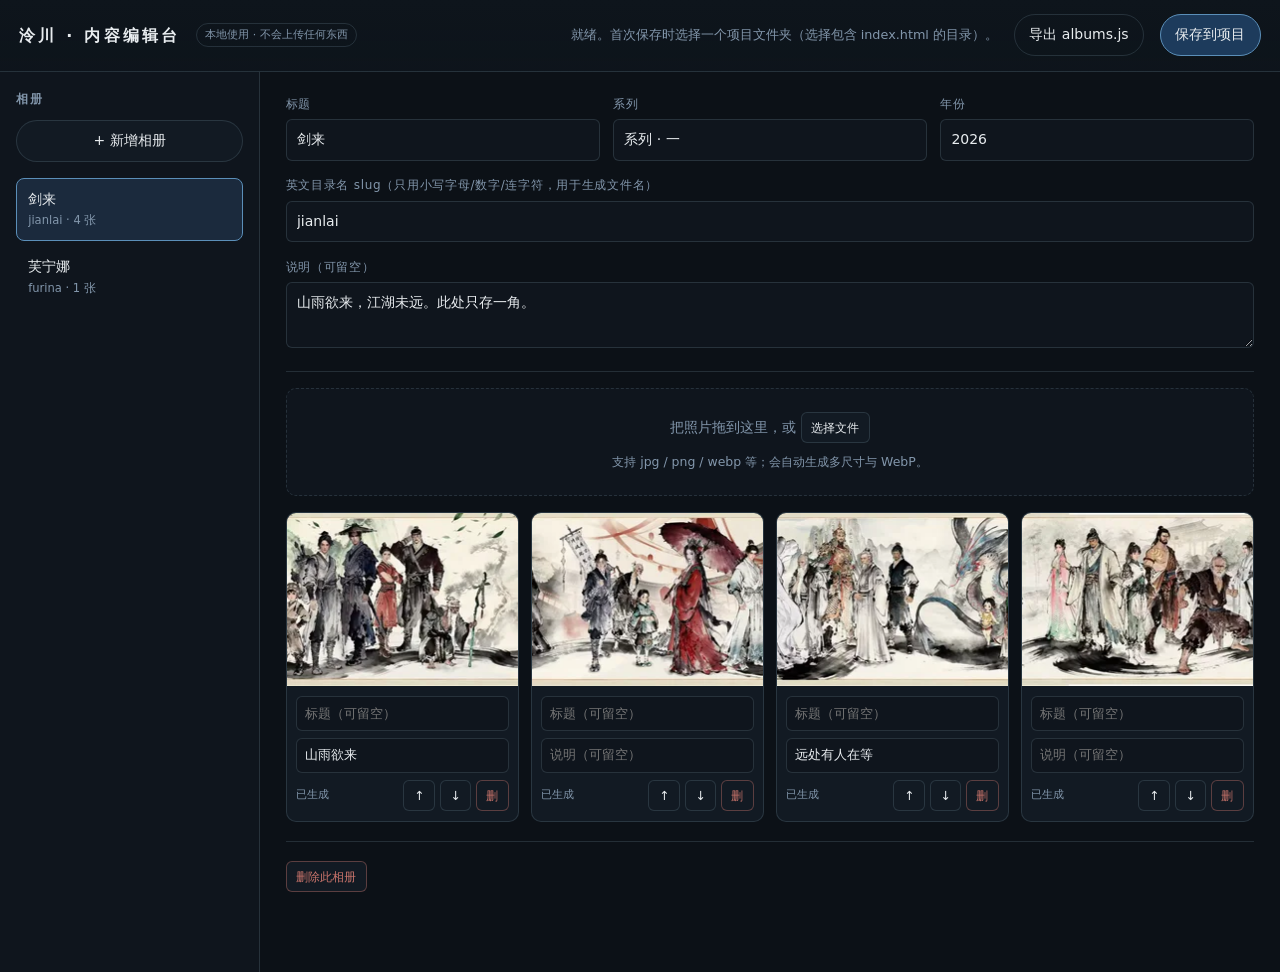
<file: editor.html>
<!DOCTYPE html>
<html lang="zh-CN">
<head>
  <meta charset="UTF-8">
  <meta name="viewport" content="width=device-width, initial-scale=1">
  <title>内容编辑台 · 泠川</title>
  <meta name="robots" content="noindex, nofollow">
  <link rel="icon" href="favicon.svg" type="image/svg+xml">
  <link rel="stylesheet" href="css/tokens.css">
  <link rel="stylesheet" href="css/editor.css">
</head>
<body>
  <div class="topbar">
    <h1>泠川 · 内容编辑台</h1>
    <span class="badge">本地使用 · 不会上传任何东西</span>
    <span class="grow"></span>
    <span class="status" id="status"></span>
    <button class="btn ghost" id="export">导出 albums.js</button>
    <button class="btn primary" id="save">保存到项目</button>
  </div>

  <div class="layout">
    <aside class="side">
      <h2>相册</h2>
      <button class="btn" id="add-album" style="margin-bottom:1rem;width:100%">+ 新增相册</button>
      <div class="album-list" id="album-list"></div>
    </aside>
    <main class="main" id="editor"></main>
  </div>

  <script src="data/albums.js"></script>
  <script src="js/editor.js"></script>
</body>
</html>
</file>
<file: css/tokens.css>
/* ============================================================
   泠川 · 设计变量（tokens）
   母题：静水 · 局部下潜
   ============================================================ */

:root {
  /* ---- 色彩 · 水与墨 ---- */
  --ink:        #0b0f14; /* 水底 · 墨黑 */
  --ink-2:      #10161f;
  --deep:       #16202e; /* 深水 */
  --graphite:   #26313f; /* 石墨 */
  --slate:      #45546a; /* 岩灰蓝 */
  --mist:       #8296ab; /* 雾 */
  --mist-soft:  #a7b8c8; /* 浅雾 */
  --moon:       #e8ecef; /* 月白 */
  --moon-dim:   #cdd6dd;

  --blue-abyss: #0f1c33; /* 更深的蓝 */
  --blue-deep:  #1b2a4a;
  --blue:       #2b4c7e;
  --blue-light: #5b8fb9; /* 水色 */
  --frost:      #9fc6d8; /* 霜青 */
  --liuli:      #c9e4ec; /* 琉璃（点缀） */

  /* 语义色 */
  --bg:         var(--ink);
  --fg:         var(--moon);
  --fg-soft:    var(--mist-soft);
  --fg-faint:   var(--slate);
  --accent:     var(--frost);
  --accent-2:   var(--blue-light);
  --line:       rgba(159, 198, 216, 0.14);
  --line-soft:  rgba(159, 198, 216, 0.08);

  /* ---- 字体 ---- */
  --font-display: "LXGW WenKai", "LXGW WenKai Screen", "Kaiti SC", "STKaiti",
                  "KaiTi", "Songti SC", "Noto Serif SC", serif;
  --font-body:    system-ui, -apple-system, "Segoe UI", "PingFang SC",
                  "Hiragino Sans GB", "Microsoft YaHei", "Noto Sans SC", sans-serif;
  --font-mono:    ui-monospace, "SFMono-Regular", "Cascadia Code", Consolas, monospace;

  /* 流体字号 */
  --fs-hero:  clamp(2.4rem, 7vw, 5rem);
  --fs-h1:    clamp(1.8rem, 4.5vw, 3rem);
  --fs-h2:    clamp(1.4rem, 3vw, 2rem);
  --fs-h3:    clamp(1.15rem, 2.2vw, 1.4rem);
  --fs-body:  clamp(1rem, 1.4vw, 1.075rem);
  --fs-sm:    0.875rem;
  --fs-xs:    0.78rem;

  /* ---- 间距 ---- */
  --sp-1: 0.25rem;
  --sp-2: 0.5rem;
  --sp-3: 0.75rem;
  --sp-4: 1rem;
  --sp-5: 1.5rem;
  --sp-6: 2rem;
  --sp-7: 3rem;
  --sp-8: 4.5rem;
  --sp-9: 7rem;
  --sp-10: 10rem;

  /* ---- 版心 ---- */
  --measure: 62ch;      /* 舒适正文行宽 */
  --container: 72rem;   /* 内容最大宽度 */
  --gutter: clamp(1.25rem, 5vw, 4rem);

  /* ---- 圆角 ---- */
  --r-1: 2px;
  --r-2: 4px;
  --r-3: 10px;
  --r-full: 999px;

  /* ---- 阴影 / 光 ---- */
  --glow-frost: 0 0 24px rgba(159, 198, 216, 0.18);
  --shadow-deep: 0 24px 60px -30px rgba(0, 0, 0, 0.9);

  /* ---- 动效 ---- */
  --ease-water: cubic-bezier(0.22, 0.61, 0.36, 1);
  --ease-out:   cubic-bezier(0.16, 1, 0.3, 1);
  --dur-1: 0.35s;
  --dur-2: 0.7s;
  --dur-3: 1.4s;

  /* ---- 层级 ---- */
  --z-ambient: 0;
  --z-content: 1;
  --z-header: 50;
  --z-lightbox: 100;

  color-scheme: dark;
}
</file>
<file: css/editor.css>
/* ============================================================
   泠川 · 内容编辑台样式（仅本地使用）
   ============================================================ */
:root {
  --ed-bg: #0c1117;
  --ed-panel: #121a23;
  --ed-panel-2: #0f151d;
  --ed-line: rgba(159, 198, 216, 0.16);
  --ed-fg: #e8ecef;
  --ed-dim: #8296ab;
  --ed-accent: #5b8fb9;
  --ed-frost: #9fc6d8;
  --ed-danger: #c9746b;
}

* { box-sizing: border-box; }
html, body { height: 100%; }
body {
  margin: 0;
  font-family: system-ui, -apple-system, "PingFang SC", "Microsoft YaHei", sans-serif;
  font-size: 14px;
  line-height: 1.7;
  color: var(--ed-fg);
  background: var(--ed-bg);
}
a { color: var(--ed-frost); }
button { font: inherit; cursor: pointer; }
input, textarea, select {
  font: inherit; color: var(--ed-fg); background: var(--ed-panel-2);
  border: 1px solid var(--ed-line); border-radius: 6px; padding: 0.5rem 0.65rem; width: 100%;
}
textarea { min-height: 4rem; resize: vertical; }
input:focus, textarea:focus, select:focus { outline: 2px solid var(--ed-accent); outline-offset: 1px; }

.topbar {
  position: sticky; top: 0; z-index: 10;
  display: flex; align-items: center; gap: 1rem; flex-wrap: wrap;
  padding: 0.9rem 1.2rem;
  background: linear-gradient(180deg, #0e151c, rgba(14,21,28,0.9));
  border-bottom: 1px solid var(--ed-line);
}
.topbar h1 { font-size: 1rem; margin: 0; letter-spacing: 0.2em; color: var(--ed-fg); }
.topbar .grow { flex: 1; }
.status { font-size: 0.8rem; color: var(--ed-dim); }
.status.ok { color: #7fc8a9; }
.status.err { color: var(--ed-danger); }
.status.busy { color: var(--ed-frost); }

.btn {
  border: 1px solid var(--ed-line); background: var(--ed-panel); color: var(--ed-fg);
  padding: 0.5rem 0.9rem; border-radius: 999px; transition: background .2s, border-color .2s;
}
.btn:hover { background: #182430; border-color: var(--ed-accent); }
.btn.primary { background: #1d3b5c; border-color: var(--ed-accent); }
.btn.primary:hover { background: #24496f; }
.btn.ghost { background: transparent; }
.btn.danger { color: var(--ed-danger); border-color: rgba(201,116,107,.4); }
.btn.sm { padding: 0.25rem 0.6rem; font-size: 0.78rem; border-radius: 6px; }

.layout { display: grid; grid-template-columns: 260px 1fr; min-height: calc(100vh - 60px); }
.side { border-right: 1px solid var(--ed-line); background: var(--ed-panel-2); padding: 1rem; }
.side h2 { font-size: 0.78rem; letter-spacing: 0.2em; color: var(--ed-dim); margin: 0 0 0.7rem; }
.album-list { display: flex; flex-direction: column; gap: 0.3rem; margin-bottom: 1rem; }
.album-list button {
  text-align: left; padding: 0.55rem 0.7rem; border-radius: 8px; border: 1px solid transparent;
  background: transparent; color: var(--ed-fg);
}
.album-list button:hover { background: #16202b; }
.album-list button.active { background: #1b2a3d; border-color: var(--ed-accent); }
.album-list .slug { display: block; font-size: 0.72rem; color: var(--ed-dim); }

.main { padding: 1.4rem 1.6rem 5rem; overflow-x: hidden; }
.empty { color: var(--ed-dim); text-align: center; padding: 4rem 1rem; }

.field { margin-bottom: 0.9rem; }
.field label { display: block; font-size: 0.75rem; color: var(--ed-dim); margin-bottom: 0.3rem; letter-spacing: .06em; }
.row { display: grid; grid-template-columns: repeat(auto-fit, minmax(140px, 1fr)); gap: 0.8rem; }

.drop {
  border: 1px dashed var(--ed-line); border-radius: 10px; padding: 1.4rem; text-align: center;
  color: var(--ed-dim); background: var(--ed-panel-2); transition: border-color .2s, background .2s;
}
.drop.over { border-color: var(--ed-accent); background: #14202c; }

.photos { display: grid; gap: 0.7rem; grid-template-columns: repeat(auto-fill, minmax(220px, 1fr)); margin-top: 1rem; }
.pcard { border: 1px solid var(--ed-line); border-radius: 10px; overflow: hidden; background: var(--ed-panel); }
.pcard .thumb { aspect-ratio: 4/3; background: #0a0f14; overflow: hidden; }
.pcard .thumb img { width: 100%; height: 100%; object-fit: cover; display: block; }
.pcard .body { padding: 0.6rem; display: flex; flex-direction: column; gap: 0.4rem; }
.pcard .body input { padding: 0.35rem 0.5rem; font-size: 0.82rem; }
.pcard .bar { display: flex; gap: 0.3rem; justify-content: space-between; align-items: center; }
.pcard .tag { font-size: 0.68rem; color: var(--ed-dim); }
.pcard .tag.new { color: #7fc8a9; }

.hint { font-size: 0.78rem; color: var(--ed-dim); margin-top: 0.5rem; }
.badge { display: inline-block; font-size: 0.68rem; padding: 0.1rem 0.5rem; border-radius: 999px; border: 1px solid var(--ed-line); color: var(--ed-dim); }

@media (max-width: 720px) {
  .layout { grid-template-columns: 1fr; }
  .side { border-right: 0; border-bottom: 1px solid var(--ed-line); }
}
</file>
